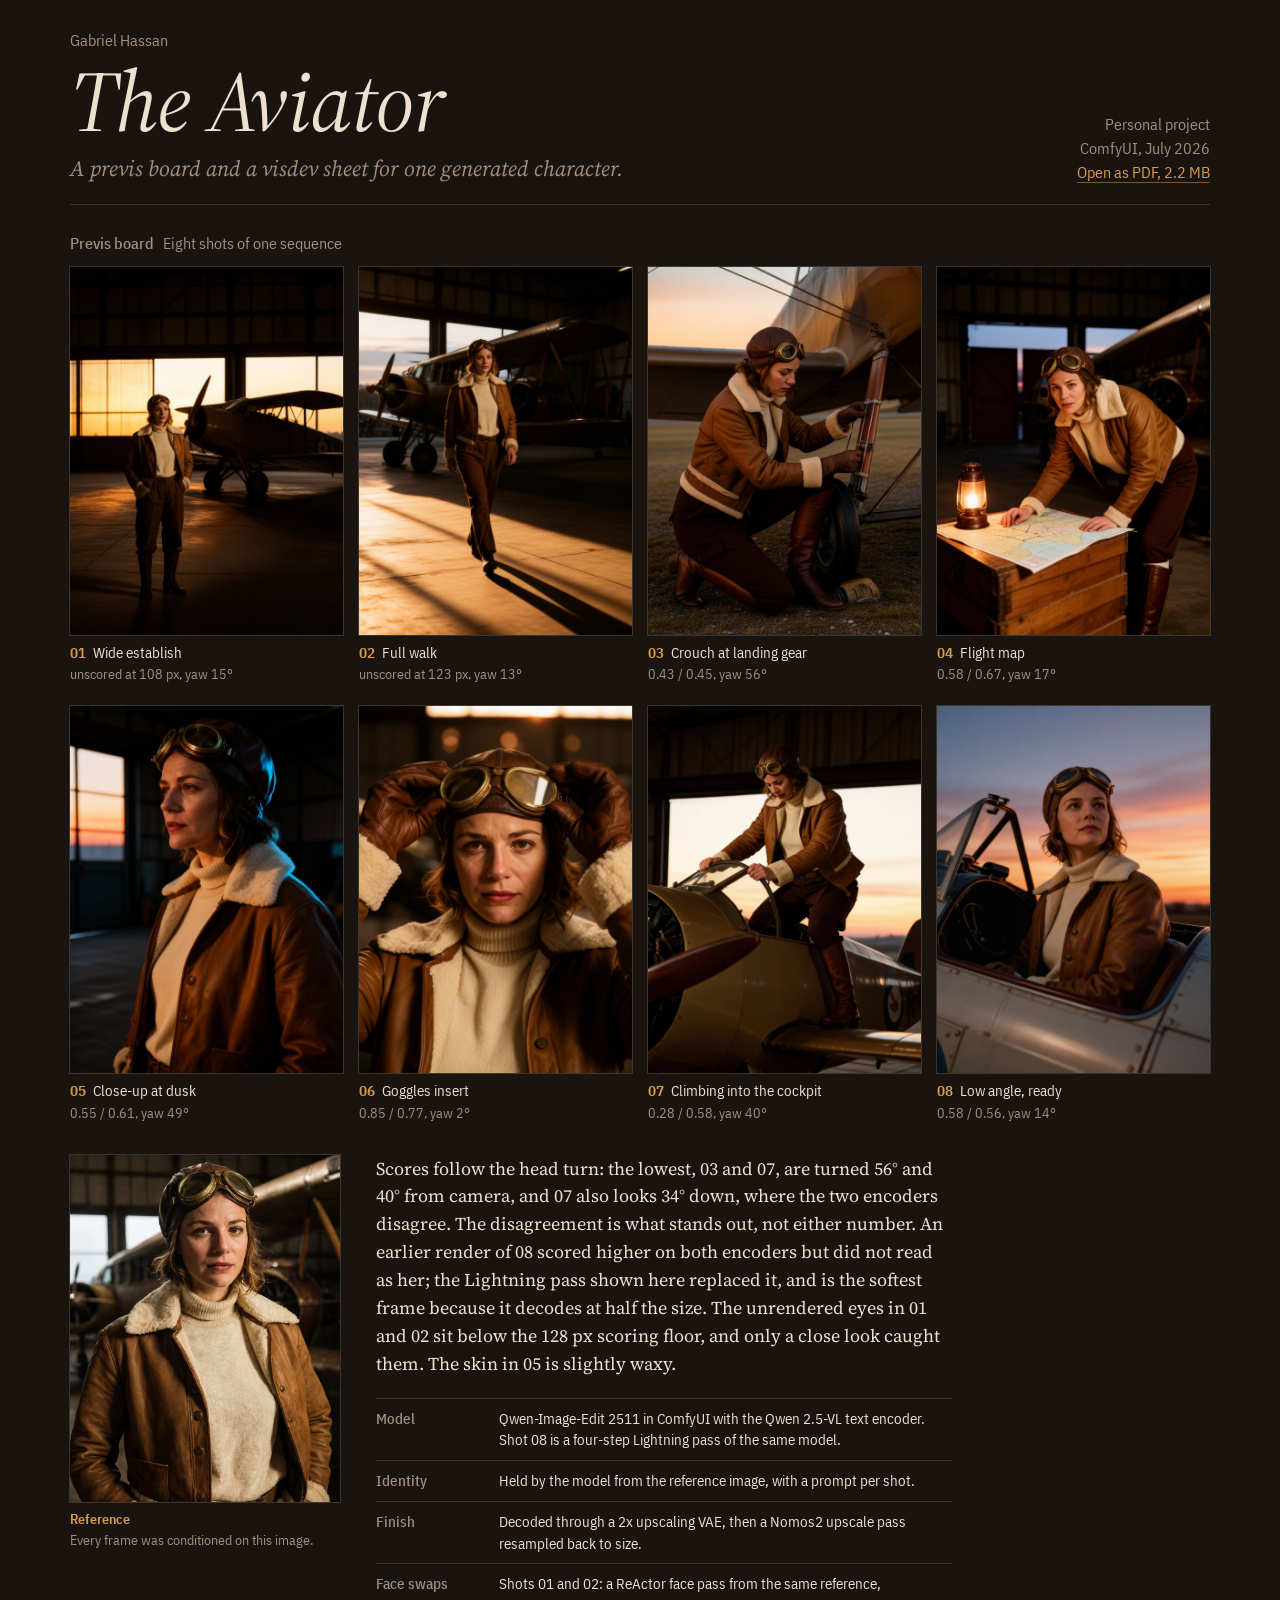
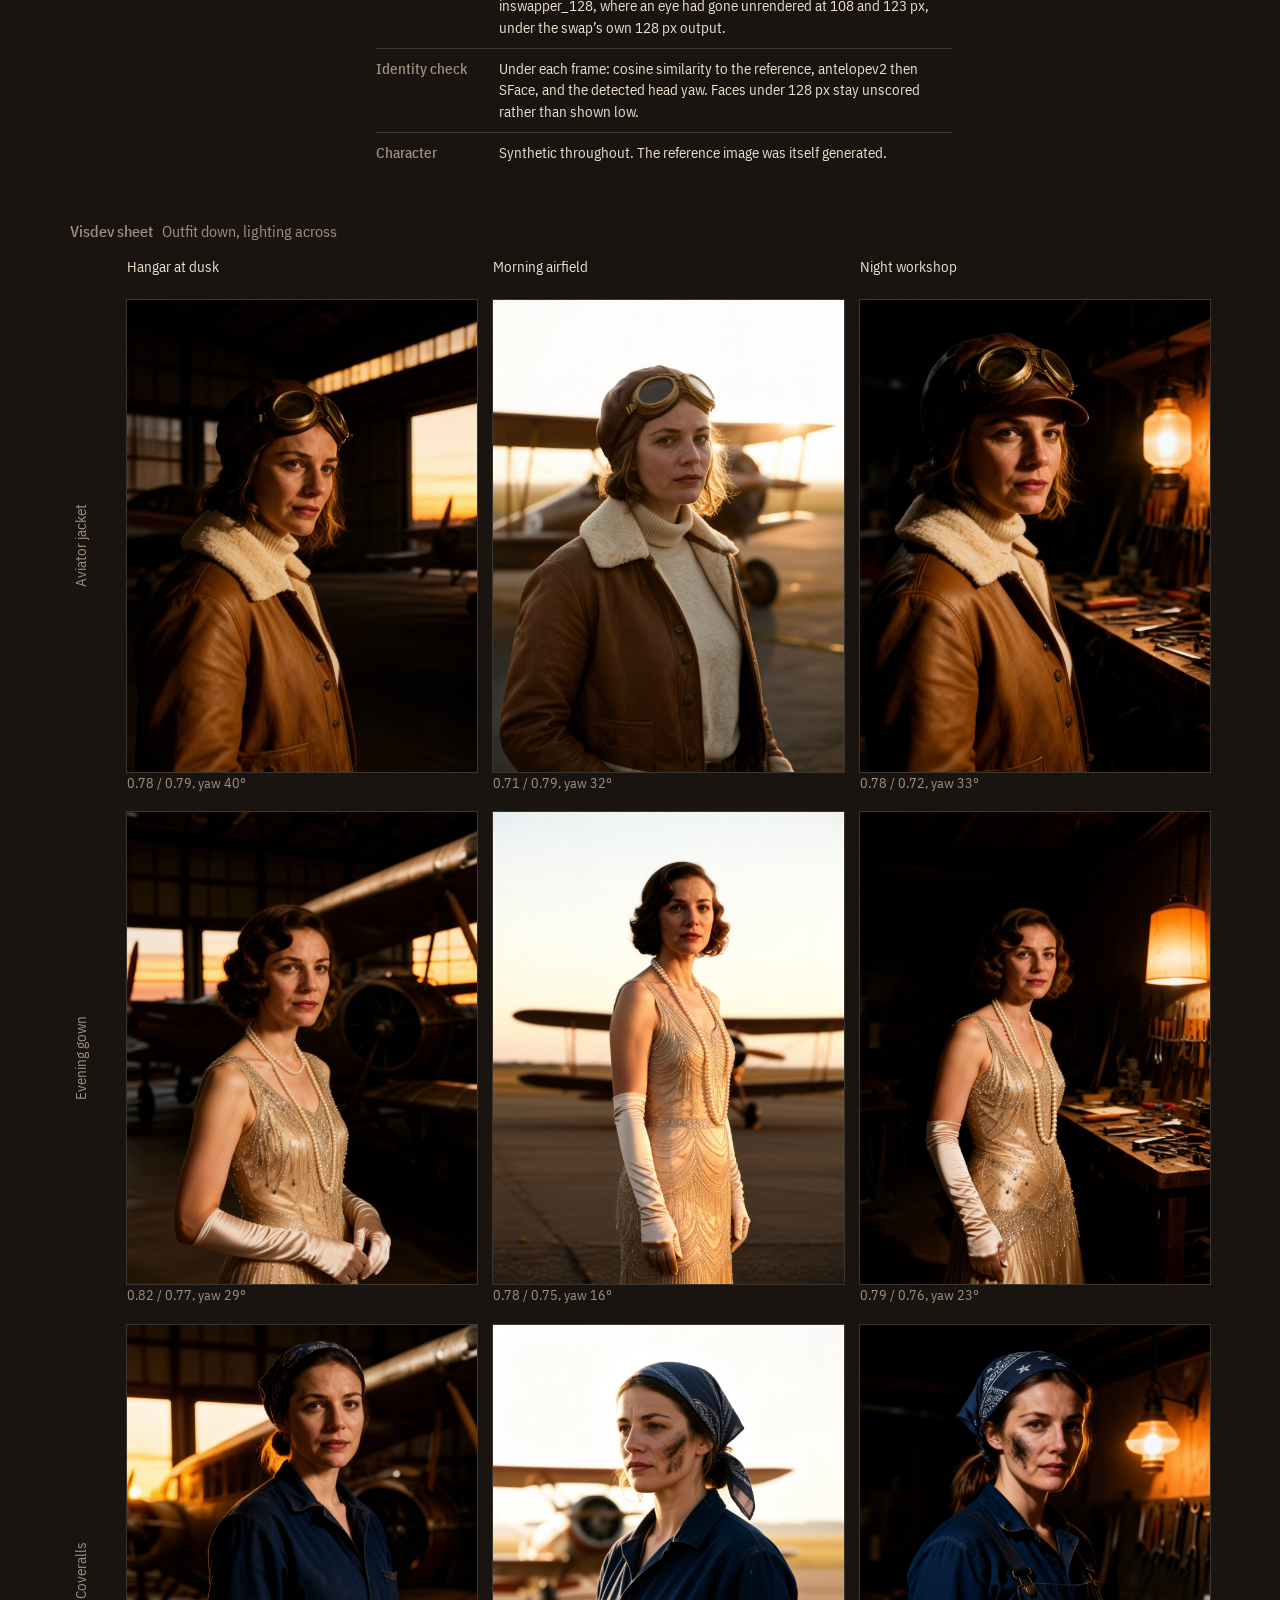
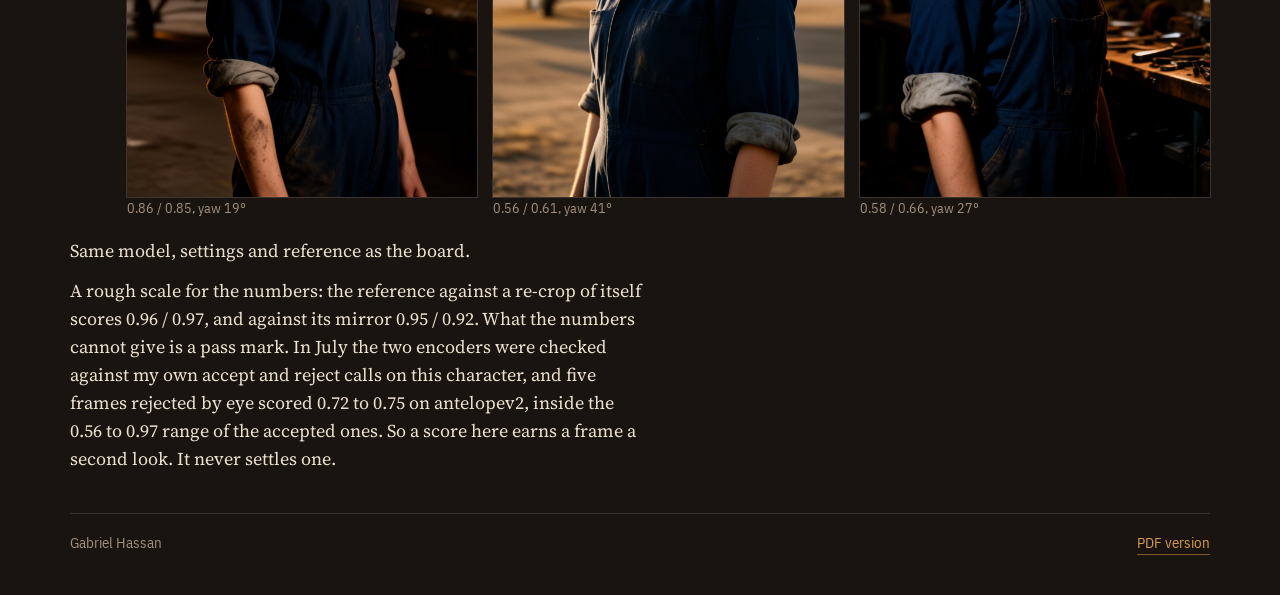
<file: index.html>
<!DOCTYPE html>
<html lang="en">
<head>
<meta charset="utf-8">
<meta name="viewport" content="width=device-width, initial-scale=1">
<title>The Aviator, Gabriel Hassan</title>
<meta name="description" content="A previs board and a visdev sheet for one generated character, with identity scores under every frame. Personal project in ComfyUI, July 2026.">
<meta name="robots" content="noindex">
<meta name="theme-color" content="#1a1411">
<link rel="stylesheet" href="fonts/fonts.css">
<style>
  :root {
    --ground: #1a1411; --wool: #ece1cf; --leather: #a08f7c; --lantern: #d79b4c; --hair: rgba(236, 225, 207, 0.16);
    --serif: "Source Serif 4", "Liberation Serif", Georgia, serif;
    --sans: "IBM Plex Sans Condensed", "Liberation Sans", Arial, sans-serif;
  }
  * { box-sizing: border-box; }
  html { background: var(--ground); }
  body { margin: 0; background: var(--ground); color: var(--wool); font-family: var(--serif); font-size: 17px; line-height: 1.5; font-optical-sizing: auto; -webkit-text-size-adjust: 100%; }
  img { max-width: 100%; height: auto; display: block; }
  a { color: var(--lantern); }
  a:focus-visible { outline: 2px solid var(--lantern); outline-offset: 3px; }
  p { margin: 0; }
  .wrap { max-width: 1180px; margin: 0 auto; padding-inline: 20px; padding-block: 28px 40px; }
  .sans { font-family: var(--sans); font-weight: 400; color: var(--leather); line-height: 1.4; }

  .mast { display: grid; grid-template-columns: 1fr auto; align-items: end; gap: 16px 32px; padding-bottom: 20px; margin-bottom: 28px; border-bottom: 1px solid var(--hair); }
  .mast .who { font-family: var(--sans); color: var(--leather); font-size: 16px; margin-bottom: 6px; }
  .mast h1 { font-family: var(--serif); font-style: italic; font-weight: 400; font-size: clamp(46px, 7.5vw, 86px); line-height: 1; letter-spacing: -0.012em; margin: 0 0 10px; color: var(--wool); }
  .mast .sub { font-style: italic; font-size: clamp(18px, 2vw, 22px); line-height: 1.35; color: var(--leather); max-width: 32em; }
  .mast .meta { font-family: var(--sans); color: var(--leather); font-size: 16px; text-align: right; }
  .mast .meta span { display: block; }
  .mast .meta a { text-decoration: none; border-bottom: 1px solid rgba(215, 155, 76, 0.5); }
  .mast .meta a:hover { border-bottom-color: var(--lantern); }

  h2 { font-family: var(--sans); font-weight: 500; font-size: 16px; color: var(--leather); margin: 0 0 14px; line-height: 1.3; }
  h2 span { font-weight: 400; }
  h2 span::before { content: "   "; white-space: pre; }

  .tiles { list-style: none; margin: 0 0 32px; padding: 0; display: grid; grid-template-columns: repeat(4, 1fr); gap: 22px 16px; }
  .tile a, .cell a { display: block; box-shadow: 0 0 0 1px var(--hair); }
  .tile a:hover, .cell a:hover { box-shadow: 0 0 0 1px var(--leather); }
  .lab { display: block; margin-top: 8px; font-family: var(--sans); font-size: 15px; color: var(--wool); line-height: 1.35; }
  .lab b { font-weight: 600; color: var(--lantern); margin-right: 7px; font-variant-numeric: tabular-nums; }
  .score { display: block; margin-top: 2px; font-family: var(--sans); font-size: 14px; color: var(--leather); font-variant-numeric: tabular-nums; line-height: 1.35; }

  .below { display: grid; grid-template-columns: minmax(200px, 270px) 1fr; gap: 24px 36px; align-items: start; margin-bottom: 48px; }
  .ref { margin: 0; }
  .ref a { display: block; box-shadow: 0 0 0 1px var(--hair); }
  .ref figcaption { margin-top: 8px; font-family: var(--sans); font-size: 14px; color: var(--leather); line-height: 1.4; }
  .ref figcaption b { display: block; font-weight: 600; color: var(--lantern); margin-bottom: 2px; }
  .caption { font-size: 18px; line-height: 1.55; color: var(--wool); max-width: 64ch; }
  .caption + .caption { margin-top: 12px; }
  table.spec { border-collapse: collapse; width: 100%; max-width: 64ch; margin-top: 20px; }
  table.spec th, table.spec td { font-family: var(--sans); font-size: 15px; line-height: 1.45; text-align: left; vertical-align: top; padding: 9px 0; border-top: 1px solid var(--hair); }
  table.spec th { font-weight: 500; color: var(--leather); width: 8.2em; padding-right: 14px; }
  table.spec td { color: var(--wool); }

  .sheet { display: grid; grid-template-columns: 2.4em repeat(3, 1fr); gap: 20px 16px; align-items: start; margin-bottom: 20px; }
  .sheet .colhead { font-family: var(--sans); font-size: 15px; color: var(--wool); padding-bottom: 2px; }
  .sheet .rowhead { font-family: var(--sans); font-size: 15px; color: var(--leather); writing-mode: vertical-rl; transform: rotate(180deg); height: 100%; text-align: center; align-self: stretch; }
  .sheet .light { display: none; }
  .sheet + .caption + .caption { margin-bottom: 40px; }

  footer { display: flex; justify-content: space-between; gap: 16px; flex-wrap: wrap; padding-top: 18px; border-top: 1px solid var(--hair); font-family: var(--sans); font-size: 15px; color: var(--leather); }
  footer a { text-decoration: none; border-bottom: 1px solid rgba(215, 155, 76, 0.5); }

  @media (max-width: 899px) {
    .tiles { grid-template-columns: repeat(2, 1fr); gap: 20px 14px; }
  }
  @media (max-width: 719px) {
    .wrap { padding-inline: 16px; padding-block: 20px 32px; }
    .mast { grid-template-columns: 1fr; gap: 10px; }
    .mast .meta { text-align: left; }
    .below { grid-template-columns: 1fr; }
    .ref { max-width: 270px; }
    .sheet { grid-template-columns: repeat(3, 1fr); gap: 16px 8px; }
    .sheet .colhead { display: none; }
    .sheet .rowhead { grid-column: 1 / -1; writing-mode: horizontal-tb; transform: none; height: auto; text-align: left; color: var(--wool); margin-top: 6px; }
    .sheet .light { display: block; margin-top: 6px; font-family: var(--sans); font-size: 13px; color: var(--wool); line-height: 1.3; }
    .sheet .score { font-size: 12.5px; }
    .lab { font-size: 14px; }
    .score { font-size: 13px; }
    .caption { font-size: 17px; }
    table.spec th { width: 6.6em; padding-right: 10px; }
    table.spec th, table.spec td { font-size: 14px; }
  }
</style>
</head>
<body>
<div class="wrap">
  <header class="mast">
    <div>
      <div class="who">Gabriel Hassan</div>
      <h1>The Aviator</h1>
      <p class="sub">A previs board and a visdev sheet for one generated character.</p>
    </div>
    <div class="meta"><span>Personal project</span><span>ComfyUI, July 2026</span><span><a href="Gabriel_Hassan_Aviator_Board.pdf">Open as PDF, 2.2 MB</a></span></div>
  </header>

  <section aria-labelledby="board-h">
    <h2 id="board-h">Previs board<span>Eight shots of one sequence</span></h2>
    <ol class="tiles">
      <li class="tile">
        <a href="frames/pfx-01.jpg"><img src="frames/pfx-01.jpg" width="1200" height="1615" loading="lazy" alt="Shot 01, wide establish"></a>
        <span class="lab"><b>01</b>Wide establish</span>
        <span class="score">unscored at 108 px, yaw 15°</span>
      </li>
      <li class="tile">
        <a href="frames/pfx-02.jpg"><img src="frames/pfx-02.jpg" width="1200" height="1615" loading="lazy" alt="Shot 02, full walk"></a>
        <span class="lab"><b>02</b>Full walk</span>
        <span class="score">unscored at 123 px, yaw 13°</span>
      </li>
      <li class="tile">
        <a href="frames/pfx-03.jpg"><img src="frames/pfx-03.jpg" width="1200" height="1615" loading="lazy" alt="Shot 03, crouch at landing gear"></a>
        <span class="lab"><b>03</b>Crouch at landing gear</span>
        <span class="score">0.43 / 0.45, yaw 56°</span>
      </li>
      <li class="tile">
        <a href="frames/pfx-04.jpg"><img src="frames/pfx-04.jpg" width="1200" height="1615" loading="lazy" alt="Shot 04, flight map"></a>
        <span class="lab"><b>04</b>Flight map</span>
        <span class="score">0.58 / 0.67, yaw 17°</span>
      </li>
      <li class="tile">
        <a href="frames/pfx-05.jpg"><img src="frames/pfx-05.jpg" width="1200" height="1615" loading="lazy" alt="Shot 05, close-up at dusk"></a>
        <span class="lab"><b>05</b>Close-up at dusk</span>
        <span class="score">0.55 / 0.61, yaw 49°</span>
      </li>
      <li class="tile">
        <a href="frames/pfx-06.jpg"><img src="frames/pfx-06.jpg" width="1200" height="1615" loading="lazy" alt="Shot 06, goggles insert"></a>
        <span class="lab"><b>06</b>Goggles insert</span>
        <span class="score">0.85 / 0.77, yaw 2°</span>
      </li>
      <li class="tile">
        <a href="frames/pfx-07.jpg"><img src="frames/pfx-07.jpg" width="1200" height="1615" loading="lazy" alt="Shot 07, climbing into the cockpit"></a>
        <span class="lab"><b>07</b>Climbing into the cockpit</span>
        <span class="score">0.28 / 0.58, yaw 40°</span>
      </li>
      <li class="tile">
        <a href="frames/pfx-08.jpg"><img src="frames/pfx-08.jpg" width="1200" height="1615" loading="lazy" alt="Shot 08, low angle, ready"></a>
        <span class="lab"><b>08</b>Low angle, ready</span>
        <span class="score">0.58 / 0.56, yaw 14°</span>
      </li>
    </ol>

    <div class="below">
      <figure class="ref">
        <a href="frames/reference.jpg"><img src="frames/reference.jpg" width="896" height="1152" alt="The reference image: the character in a shearling flight jacket and goggles, in a hangar"></a>
        <figcaption><b>Reference</b>Every frame was conditioned on this image.</figcaption>
      </figure>
      <div>
        <p class="caption">Scores follow the head turn: the lowest, 03 and 07, are turned 56° and 40° from camera, and 07 also looks 34° down, where the two encoders disagree. The disagreement is what stands out, not either number. An earlier render of 08 scored higher on both encoders but did not read as her; the Lightning pass shown here replaced it, and is the softest frame because it decodes at half the size. The unrendered eyes in 01 and 02 sit below the 128 px scoring floor, and only a close look caught them. The skin in 05 is slightly waxy.</p>
        <table class="spec">
          <tr><th>Model</th><td>Qwen-Image-Edit 2511 in ComfyUI with the Qwen 2.5-VL text encoder. Shot 08 is a four-step Lightning pass of the same model.</td></tr>
          <tr><th>Identity</th><td>Held by the model from the reference image, with a prompt per shot.</td></tr>
          <tr><th>Finish</th><td>Decoded through a 2x upscaling VAE, then a Nomos2 upscale pass resampled back to size.</td></tr>
          <tr><th>Face swaps</th><td>Shots 01 and 02: a ReActor face pass from the same reference, inswapper_128, where an eye had gone unrendered at 108 and 123 px, under the swap’s own 128 px output.</td></tr>
          <tr><th>Identity check</th><td>Under each frame: cosine similarity to the reference, antelopev2 then SFace, and the detected head yaw. Faces under 128 px stay unscored rather than shown low.</td></tr>
          <tr><th>Character</th><td>Synthetic throughout. The reference image was itself generated.</td></tr>
        </table>
      </div>
    </div>
  </section>

  <section aria-labelledby="sheet-h">
    <h2 id="sheet-h">Visdev sheet<span>Outfit down, lighting across</span></h2>
    <div class="sheet">
      <div></div>
      <div class="colhead">Hangar at dusk</div>
      <div class="colhead">Morning airfield</div>
      <div class="colhead">Night workshop</div>
      <div class="rowhead">Aviator jacket</div>
      <div class="cell">
        <a href="frames/pfx-o1-aviator_l1-hangardusk.jpg"><img src="frames/pfx-o1-aviator_l1-hangardusk.jpg" width="1200" height="1615" loading="lazy" alt="Aviator jacket, hangar at dusk"></a>
        <span class="light">Hangar at dusk</span>
        <span class="score">0.78 / 0.79, yaw 40°</span>
      </div>
      <div class="cell">
        <a href="frames/pfx-o1-aviator_l2-morningfield.jpg"><img src="frames/pfx-o1-aviator_l2-morningfield.jpg" width="1200" height="1615" loading="lazy" alt="Aviator jacket, morning airfield"></a>
        <span class="light">Morning airfield</span>
        <span class="score">0.71 / 0.79, yaw 32°</span>
      </div>
      <div class="cell">
        <a href="frames/pfx-o1-aviator_l3-nightshop.jpg"><img src="frames/pfx-o1-aviator_l3-nightshop.jpg" width="1200" height="1615" loading="lazy" alt="Aviator jacket, night workshop"></a>
        <span class="light">Night workshop</span>
        <span class="score">0.78 / 0.72, yaw 33°</span>
      </div>
      <div class="rowhead">Evening gown</div>
      <div class="cell">
        <a href="frames/pfx-o2-evening_l1-hangardusk.jpg"><img src="frames/pfx-o2-evening_l1-hangardusk.jpg" width="1200" height="1615" loading="lazy" alt="Evening gown, hangar at dusk"></a>
        <span class="light">Hangar at dusk</span>
        <span class="score">0.82 / 0.77, yaw 29°</span>
      </div>
      <div class="cell">
        <a href="frames/pfx-o2-evening_l2-morningfield.jpg"><img src="frames/pfx-o2-evening_l2-morningfield.jpg" width="1200" height="1615" loading="lazy" alt="Evening gown, morning airfield"></a>
        <span class="light">Morning airfield</span>
        <span class="score">0.78 / 0.75, yaw 16°</span>
      </div>
      <div class="cell">
        <a href="frames/pfx-o2-evening_l3-nightshop.jpg"><img src="frames/pfx-o2-evening_l3-nightshop.jpg" width="1200" height="1615" loading="lazy" alt="Evening gown, night workshop"></a>
        <span class="light">Night workshop</span>
        <span class="score">0.79 / 0.76, yaw 23°</span>
      </div>
      <div class="rowhead">Coveralls</div>
      <div class="cell">
        <a href="frames/pfx-o3-coveralls_l1-hangardusk.jpg"><img src="frames/pfx-o3-coveralls_l1-hangardusk.jpg" width="1200" height="1615" loading="lazy" alt="Coveralls, hangar at dusk"></a>
        <span class="light">Hangar at dusk</span>
        <span class="score">0.86 / 0.85, yaw 19°</span>
      </div>
      <div class="cell">
        <a href="frames/pfx-o3-coveralls_l2-morningfield.jpg"><img src="frames/pfx-o3-coveralls_l2-morningfield.jpg" width="1200" height="1615" loading="lazy" alt="Coveralls, morning airfield"></a>
        <span class="light">Morning airfield</span>
        <span class="score">0.56 / 0.61, yaw 41°</span>
      </div>
      <div class="cell">
        <a href="frames/pfx-o3-coveralls_l3-nightshop.jpg"><img src="frames/pfx-o3-coveralls_l3-nightshop.jpg" width="1200" height="1615" loading="lazy" alt="Coveralls, night workshop"></a>
        <span class="light">Night workshop</span>
        <span class="score">0.58 / 0.66, yaw 27°</span>
      </div>
    </div>
    <p class="caption">Same model, settings and reference as the board.</p>
    <p class="caption">A rough scale for the numbers: the reference against a re-crop of itself scores 0.96 / 0.97, and against its mirror 0.95 / 0.92. What the numbers cannot give is a pass mark. In July the two encoders were checked against my own accept and reject calls on this character, and five frames rejected by eye scored 0.72 to 0.75 on antelopev2, inside the 0.56 to 0.97 range of the accepted ones. So a score here earns a frame a second look. It never settles one.</p>
  </section>

  <footer><span>Gabriel Hassan</span><a href="Gabriel_Hassan_Aviator_Board.pdf">PDF version</a></footer>
</div>
<!-- Cloudflare Web Analytics --><script type='module' src='https://static.cloudflareinsights.com/beacon.min.js' data-cf-beacon='{"token": "2535a28963d74d9e8c27773db60c8757"}'></script><!-- End Cloudflare Web Analytics -->
</body>
</html>
</file>
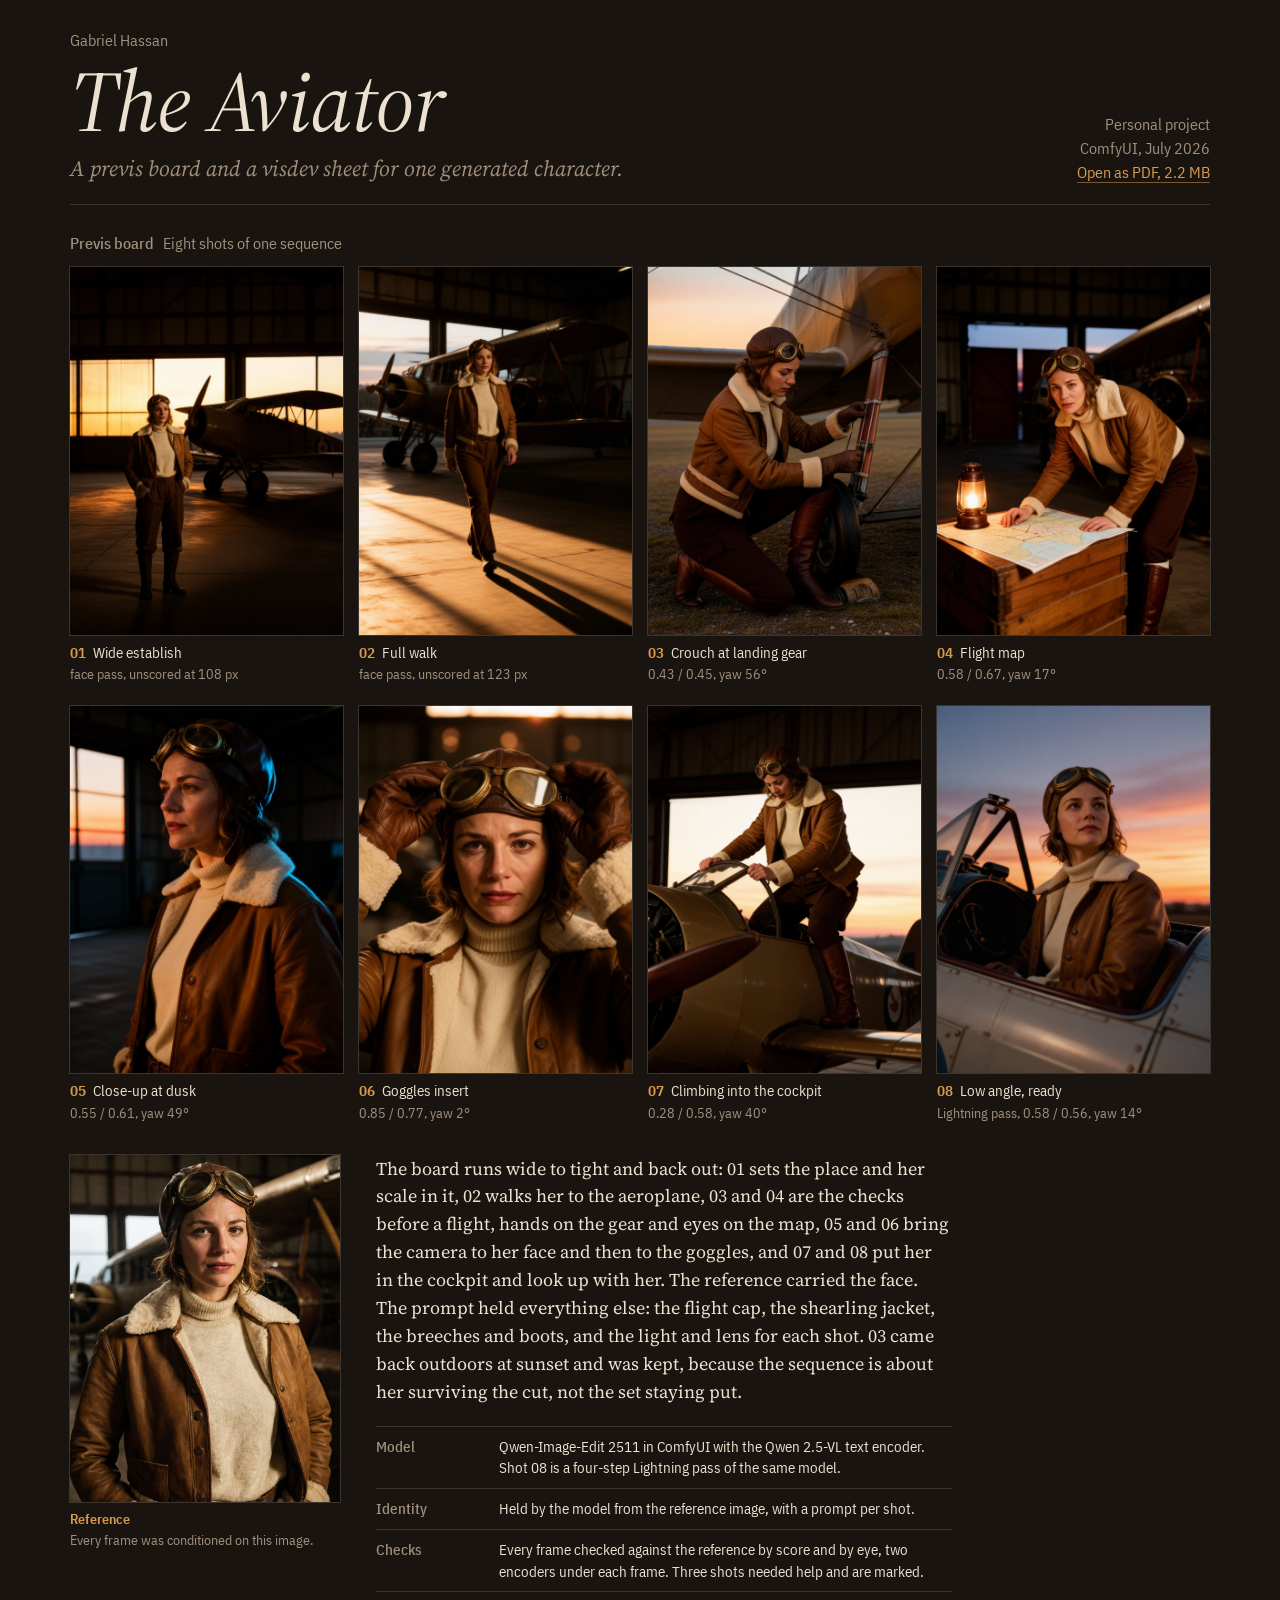
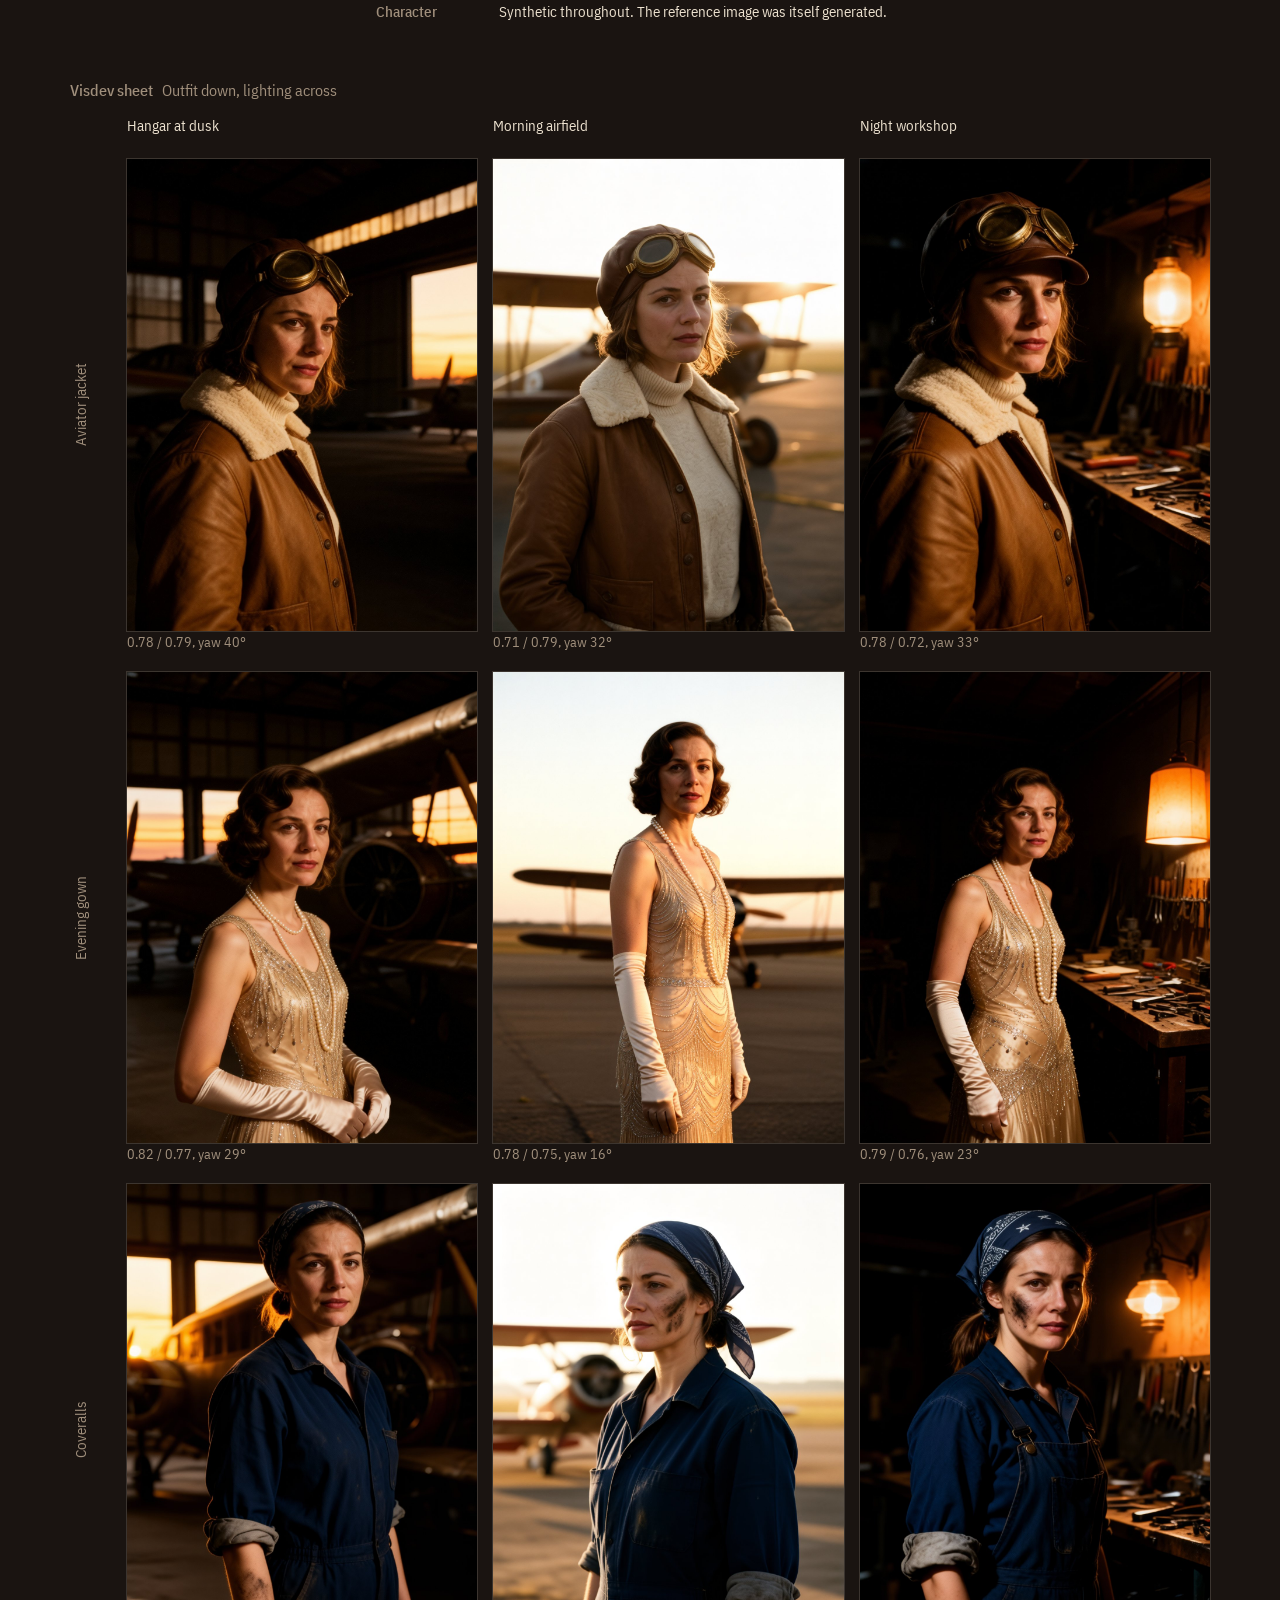
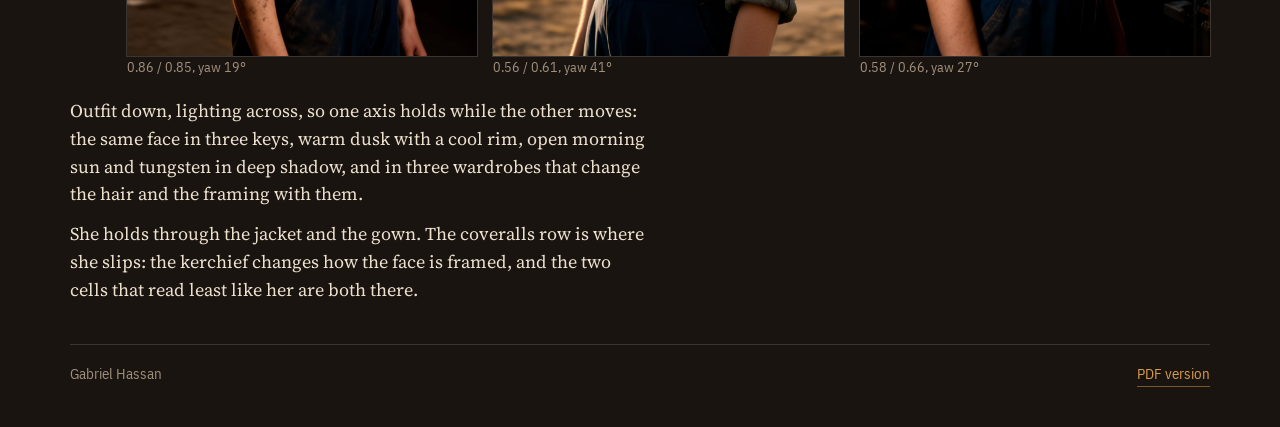
<file: visdev/index.html>
<!DOCTYPE html>
<html lang="en">
<head>
<meta charset="utf-8">
<meta name="viewport" content="width=device-width, initial-scale=1">
<title>The Aviator, Gabriel Hassan</title>
<meta name="description" content="A previs board and a visdev sheet for one generated character, with the intent behind the shots and the sheet. Personal project in ComfyUI, July 2026.">
<meta name="robots" content="noindex">
<meta name="theme-color" content="#1a1411">
<link rel="stylesheet" href="../fonts/fonts.css">
<style>
  :root {
    --ground: #1a1411; --wool: #ece1cf; --leather: #a08f7c; --lantern: #d79b4c; --hair: rgba(236, 225, 207, 0.16);
    --serif: "Source Serif 4", "Liberation Serif", Georgia, serif;
    --sans: "IBM Plex Sans Condensed", "Liberation Sans", Arial, sans-serif;
  }
  * { box-sizing: border-box; }
  html { background: var(--ground); }
  body { margin: 0; background: var(--ground); color: var(--wool); font-family: var(--serif); font-size: 17px; line-height: 1.5; font-optical-sizing: auto; -webkit-text-size-adjust: 100%; }
  img { max-width: 100%; height: auto; display: block; }
  a { color: var(--lantern); }
  a:focus-visible { outline: 2px solid var(--lantern); outline-offset: 3px; }
  p { margin: 0; }
  .wrap { max-width: 1180px; margin: 0 auto; padding-inline: 20px; padding-block: 28px 40px; }
  .sans { font-family: var(--sans); font-weight: 400; color: var(--leather); line-height: 1.4; }

  .mast { display: grid; grid-template-columns: 1fr auto; align-items: end; gap: 16px 32px; padding-bottom: 20px; margin-bottom: 28px; border-bottom: 1px solid var(--hair); }
  .mast .who { font-family: var(--sans); color: var(--leather); font-size: 16px; margin-bottom: 6px; }
  .mast h1 { font-family: var(--serif); font-style: italic; font-weight: 400; font-size: clamp(46px, 7.5vw, 86px); line-height: 1; letter-spacing: -0.012em; margin: 0 0 10px; color: var(--wool); }
  .mast .sub { font-style: italic; font-size: clamp(18px, 2vw, 22px); line-height: 1.35; color: var(--leather); max-width: 32em; }
  .mast .meta { font-family: var(--sans); color: var(--leather); font-size: 16px; text-align: right; }
  .mast .meta span { display: block; }
  .mast .meta a { text-decoration: none; border-bottom: 1px solid rgba(215, 155, 76, 0.5); }
  .mast .meta a:hover { border-bottom-color: var(--lantern); }

  h2 { font-family: var(--sans); font-weight: 500; font-size: 16px; color: var(--leather); margin: 0 0 14px; line-height: 1.3; }
  h2 span { font-weight: 400; }
  h2 span::before { content: "   "; white-space: pre; }

  .tiles { list-style: none; margin: 0 0 32px; padding: 0; display: grid; grid-template-columns: repeat(4, 1fr); gap: 22px 16px; }
  .tile a, .cell a { display: block; box-shadow: 0 0 0 1px var(--hair); }
  .tile a:hover, .cell a:hover { box-shadow: 0 0 0 1px var(--leather); }
  .lab { display: block; margin-top: 8px; font-family: var(--sans); font-size: 15px; color: var(--wool); line-height: 1.35; }
  .lab b { font-weight: 600; color: var(--lantern); margin-right: 7px; font-variant-numeric: tabular-nums; }
  .score { display: block; margin-top: 2px; font-family: var(--sans); font-size: 14px; color: var(--leather); font-variant-numeric: tabular-nums; line-height: 1.35; }

  .below { display: grid; grid-template-columns: minmax(200px, 270px) 1fr; gap: 24px 36px; align-items: start; margin-bottom: 48px; }
  .ref { margin: 0; }
  .ref a { display: block; box-shadow: 0 0 0 1px var(--hair); }
  .ref figcaption { margin-top: 8px; font-family: var(--sans); font-size: 14px; color: var(--leather); line-height: 1.4; }
  .ref figcaption b { display: block; font-weight: 600; color: var(--lantern); margin-bottom: 2px; }
  .caption { font-size: 18px; line-height: 1.55; color: var(--wool); max-width: 64ch; }
  .caption + .caption { margin-top: 12px; }
  table.spec { border-collapse: collapse; width: 100%; max-width: 64ch; margin-top: 20px; }
  table.spec th, table.spec td { font-family: var(--sans); font-size: 15px; line-height: 1.45; text-align: left; vertical-align: top; padding: 9px 0; border-top: 1px solid var(--hair); }
  table.spec th { font-weight: 500; color: var(--leather); width: 8.2em; padding-right: 14px; }
  table.spec td { color: var(--wool); }

  .sheet { display: grid; grid-template-columns: 2.4em repeat(3, 1fr); gap: 20px 16px; align-items: start; margin-bottom: 20px; }
  .sheet .colhead { font-family: var(--sans); font-size: 15px; color: var(--wool); padding-bottom: 2px; }
  .sheet .rowhead { font-family: var(--sans); font-size: 15px; color: var(--leather); writing-mode: vertical-rl; transform: rotate(180deg); height: 100%; text-align: center; align-self: stretch; }
  .sheet .light { display: none; }
  .sheet + .caption + .caption { margin-bottom: 40px; }

  footer { display: flex; justify-content: space-between; gap: 16px; flex-wrap: wrap; padding-top: 18px; border-top: 1px solid var(--hair); font-family: var(--sans); font-size: 15px; color: var(--leather); }
  footer a { text-decoration: none; border-bottom: 1px solid rgba(215, 155, 76, 0.5); }

  @media (max-width: 899px) {
    .tiles { grid-template-columns: repeat(2, 1fr); gap: 20px 14px; }
  }
  @media (max-width: 719px) {
    .wrap { padding-inline: 16px; padding-block: 20px 32px; }
    .mast { grid-template-columns: 1fr; gap: 10px; }
    .mast .meta { text-align: left; }
    .below { grid-template-columns: 1fr; }
    .ref { max-width: 270px; }
    .sheet { grid-template-columns: repeat(3, 1fr); gap: 16px 8px; }
    .sheet .colhead { display: none; }
    .sheet .rowhead { grid-column: 1 / -1; writing-mode: horizontal-tb; transform: none; height: auto; text-align: left; color: var(--wool); margin-top: 6px; }
    .sheet .light { display: block; margin-top: 6px; font-family: var(--sans); font-size: 13px; color: var(--wool); line-height: 1.3; }
    .sheet .score { font-size: 12.5px; }
    .lab { font-size: 14px; }
    .score { font-size: 13px; }
    .caption { font-size: 17px; }
    table.spec th { width: 6.6em; padding-right: 10px; }
    table.spec th, table.spec td { font-size: 14px; }
  }
</style>
</head>
<body>
<div class="wrap">
  <header class="mast">
    <div>
      <div class="who">Gabriel Hassan</div>
      <h1>The Aviator</h1>
      <p class="sub">A previs board and a visdev sheet for one generated character.</p>
    </div>
    <div class="meta"><span>Personal project</span><span>ComfyUI, July 2026</span><span><a href="Gabriel_Hassan_Aviator_Board.pdf">Open as PDF, 2.2 MB</a></span></div>
  </header>

  <section aria-labelledby="board-h">
    <h2 id="board-h">Previs board<span>Eight shots of one sequence</span></h2>
    <ol class="tiles">
      <li class="tile">
        <a href="../frames/pfx-01.jpg"><img src="../frames/pfx-01.jpg" width="1200" height="1615" loading="lazy" alt="Shot 01, wide establish"></a>
        <span class="lab"><b>01</b>Wide establish</span>
        <span class="score">face pass, unscored at 108 px</span>
      </li>
      <li class="tile">
        <a href="../frames/pfx-02.jpg"><img src="../frames/pfx-02.jpg" width="1200" height="1615" loading="lazy" alt="Shot 02, full walk"></a>
        <span class="lab"><b>02</b>Full walk</span>
        <span class="score">face pass, unscored at 123 px</span>
      </li>
      <li class="tile">
        <a href="../frames/pfx-03.jpg"><img src="../frames/pfx-03.jpg" width="1200" height="1615" loading="lazy" alt="Shot 03, crouch at landing gear"></a>
        <span class="lab"><b>03</b>Crouch at landing gear</span>
        <span class="score">0.43 / 0.45, yaw 56°</span>
      </li>
      <li class="tile">
        <a href="../frames/pfx-04.jpg"><img src="../frames/pfx-04.jpg" width="1200" height="1615" loading="lazy" alt="Shot 04, flight map"></a>
        <span class="lab"><b>04</b>Flight map</span>
        <span class="score">0.58 / 0.67, yaw 17°</span>
      </li>
      <li class="tile">
        <a href="../frames/pfx-05.jpg"><img src="../frames/pfx-05.jpg" width="1200" height="1615" loading="lazy" alt="Shot 05, close-up at dusk"></a>
        <span class="lab"><b>05</b>Close-up at dusk</span>
        <span class="score">0.55 / 0.61, yaw 49°</span>
      </li>
      <li class="tile">
        <a href="../frames/pfx-06.jpg"><img src="../frames/pfx-06.jpg" width="1200" height="1615" loading="lazy" alt="Shot 06, goggles insert"></a>
        <span class="lab"><b>06</b>Goggles insert</span>
        <span class="score">0.85 / 0.77, yaw 2°</span>
      </li>
      <li class="tile">
        <a href="../frames/pfx-07.jpg"><img src="../frames/pfx-07.jpg" width="1200" height="1615" loading="lazy" alt="Shot 07, climbing into the cockpit"></a>
        <span class="lab"><b>07</b>Climbing into the cockpit</span>
        <span class="score">0.28 / 0.58, yaw 40°</span>
      </li>
      <li class="tile">
        <a href="../frames/pfx-08.jpg"><img src="../frames/pfx-08.jpg" width="1200" height="1615" loading="lazy" alt="Shot 08, low angle, ready"></a>
        <span class="lab"><b>08</b>Low angle, ready</span>
        <span class="score">Lightning pass, 0.58 / 0.56, yaw 14°</span>
      </li>
    </ol>

    <div class="below">
      <figure class="ref">
        <a href="../frames/reference.jpg"><img src="../frames/reference.jpg" width="896" height="1152" alt="The reference image: the character in a shearling flight jacket and goggles, in a hangar"></a>
        <figcaption><b>Reference</b>Every frame was conditioned on this image.</figcaption>
      </figure>
      <div>
        <p class="caption">The board runs wide to tight and back out: 01 sets the place and her scale in it, 02 walks her to the aeroplane, 03 and 04 are the checks before a flight, hands on the gear and eyes on the map, 05 and 06 bring the camera to her face and then to the goggles, and 07 and 08 put her in the cockpit and look up with her. The reference carried the face. The prompt held everything else: the flight cap, the shearling jacket, the breeches and boots, and the light and lens for each shot. 03 came back outdoors at sunset and was kept, because the sequence is about her surviving the cut, not the set staying put.</p>
        <table class="spec">
          <tr><th>Model</th><td>Qwen-Image-Edit 2511 in ComfyUI with the Qwen 2.5-VL text encoder. Shot 08 is a four-step Lightning pass of the same model.</td></tr>
          <tr><th>Identity</th><td>Held by the model from the reference image, with a prompt per shot.</td></tr>
          <tr><th>Checks</th><td>Every frame checked against the reference by score and by eye, two encoders under each frame. Three shots needed help and are marked.</td></tr>
        <tr><th>Character</th><td>Synthetic throughout. The reference image was itself generated.</td></tr>
        </table>
      </div>
    </div>
  </section>

  <section aria-labelledby="sheet-h">
    <h2 id="sheet-h">Visdev sheet<span>Outfit down, lighting across</span></h2>
    <div class="sheet">
      <div></div>
      <div class="colhead">Hangar at dusk</div>
      <div class="colhead">Morning airfield</div>
      <div class="colhead">Night workshop</div>
      <div class="rowhead">Aviator jacket</div>
      <div class="cell">
        <a href="../frames/pfx-o1-aviator_l1-hangardusk.jpg"><img src="../frames/pfx-o1-aviator_l1-hangardusk.jpg" width="1200" height="1615" loading="lazy" alt="Aviator jacket, hangar at dusk"></a>
        <span class="light">Hangar at dusk</span>
        <span class="score">0.78 / 0.79, yaw 40°</span>
      </div>
      <div class="cell">
        <a href="../frames/pfx-o1-aviator_l2-morningfield.jpg"><img src="../frames/pfx-o1-aviator_l2-morningfield.jpg" width="1200" height="1615" loading="lazy" alt="Aviator jacket, morning airfield"></a>
        <span class="light">Morning airfield</span>
        <span class="score">0.71 / 0.79, yaw 32°</span>
      </div>
      <div class="cell">
        <a href="../frames/pfx-o1-aviator_l3-nightshop.jpg"><img src="../frames/pfx-o1-aviator_l3-nightshop.jpg" width="1200" height="1615" loading="lazy" alt="Aviator jacket, night workshop"></a>
        <span class="light">Night workshop</span>
        <span class="score">0.78 / 0.72, yaw 33°</span>
      </div>
      <div class="rowhead">Evening gown</div>
      <div class="cell">
        <a href="../frames/pfx-o2-evening_l1-hangardusk.jpg"><img src="../frames/pfx-o2-evening_l1-hangardusk.jpg" width="1200" height="1615" loading="lazy" alt="Evening gown, hangar at dusk"></a>
        <span class="light">Hangar at dusk</span>
        <span class="score">0.82 / 0.77, yaw 29°</span>
      </div>
      <div class="cell">
        <a href="../frames/pfx-o2-evening_l2-morningfield.jpg"><img src="../frames/pfx-o2-evening_l2-morningfield.jpg" width="1200" height="1615" loading="lazy" alt="Evening gown, morning airfield"></a>
        <span class="light">Morning airfield</span>
        <span class="score">0.78 / 0.75, yaw 16°</span>
      </div>
      <div class="cell">
        <a href="../frames/pfx-o2-evening_l3-nightshop.jpg"><img src="../frames/pfx-o2-evening_l3-nightshop.jpg" width="1200" height="1615" loading="lazy" alt="Evening gown, night workshop"></a>
        <span class="light">Night workshop</span>
        <span class="score">0.79 / 0.76, yaw 23°</span>
      </div>
      <div class="rowhead">Coveralls</div>
      <div class="cell">
        <a href="../frames/pfx-o3-coveralls_l1-hangardusk.jpg"><img src="../frames/pfx-o3-coveralls_l1-hangardusk.jpg" width="1200" height="1615" loading="lazy" alt="Coveralls, hangar at dusk"></a>
        <span class="light">Hangar at dusk</span>
        <span class="score">0.86 / 0.85, yaw 19°</span>
      </div>
      <div class="cell">
        <a href="../frames/pfx-o3-coveralls_l2-morningfield.jpg"><img src="../frames/pfx-o3-coveralls_l2-morningfield.jpg" width="1200" height="1615" loading="lazy" alt="Coveralls, morning airfield"></a>
        <span class="light">Morning airfield</span>
        <span class="score">0.56 / 0.61, yaw 41°</span>
      </div>
      <div class="cell">
        <a href="../frames/pfx-o3-coveralls_l3-nightshop.jpg"><img src="../frames/pfx-o3-coveralls_l3-nightshop.jpg" width="1200" height="1615" loading="lazy" alt="Coveralls, night workshop"></a>
        <span class="light">Night workshop</span>
        <span class="score">0.58 / 0.66, yaw 27°</span>
      </div>
    </div>
    <p class="caption">Outfit down, lighting across, so one axis holds while the other moves: the same face in three keys, warm dusk with a cool rim, open morning sun and tungsten in deep shadow, and in three wardrobes that change the hair and the framing with them.</p>
    <p class="caption">She holds through the jacket and the gown. The coveralls row is where she slips: the kerchief changes how the face is framed, and the two cells that read least like her are both there.</p>
  </section>

  <footer><span>Gabriel Hassan</span><a href="Gabriel_Hassan_Aviator_Board.pdf">PDF version</a></footer>
</div>
<!-- Cloudflare Web Analytics --><script type='module' src='https://static.cloudflareinsights.com/beacon.min.js' data-cf-beacon='{"token": "2535a28963d74d9e8c27773db60c8757"}'></script><!-- End Cloudflare Web Analytics -->
</body>
</html>
</file>
<file: fonts/fonts.css>
/* cyrillic-ext */
@font-face {
  font-family: 'IBM Plex Sans Condensed';
  font-style: normal;
  font-weight: 400;
  font-display: swap;
  src: url(./Gg8lN4UfRSqiPg7Jn2ZI12V4DCEwkj1E4LVeHYakyK7ThA.woff2) format('woff2');
  unicode-range: U+0460-052F, U+1C80-1C8A, U+20B4, U+2DE0-2DFF, U+A640-A69F, U+FE2E-FE2F;
}
/* vietnamese */
@font-face {
  font-family: 'IBM Plex Sans Condensed';
  font-style: normal;
  font-weight: 400;
  font-display: swap;
  src: url(./Gg8lN4UfRSqiPg7Jn2ZI12V4DCEwkj1E4LVeHYamyK7ThA.woff2) format('woff2');
  unicode-range: U+0102-0103, U+0110-0111, U+0128-0129, U+0168-0169, U+01A0-01A1, U+01AF-01B0, U+0300-0301, U+0303-0304, U+0308-0309, U+0323, U+0329, U+1EA0-1EF9, U+20AB;
}
/* latin-ext */
@font-face {
  font-family: 'IBM Plex Sans Condensed';
  font-style: normal;
  font-weight: 400;
  font-display: swap;
  src: url(./Gg8lN4UfRSqiPg7Jn2ZI12V4DCEwkj1E4LVeHYanyK7ThA.woff2) format('woff2');
  unicode-range: U+0100-02BA, U+02BD-02C5, U+02C7-02CC, U+02CE-02D7, U+02DD-02FF, U+0304, U+0308, U+0329, U+1D00-1DBF, U+1E00-1E9F, U+1EF2-1EFF, U+2020, U+20A0-20AB, U+20AD-20C0, U+2113, U+2C60-2C7F, U+A720-A7FF;
}
/* latin */
@font-face {
  font-family: 'IBM Plex Sans Condensed';
  font-style: normal;
  font-weight: 400;
  font-display: swap;
  src: url(./Gg8lN4UfRSqiPg7Jn2ZI12V4DCEwkj1E4LVeHYapyK4.woff2) format('woff2');
  unicode-range: U+0000-00FF, U+0131, U+0152-0153, U+02BB-02BC, U+02C6, U+02DA, U+02DC, U+0304, U+0308, U+0329, U+2000-206F, U+20AC, U+2122, U+2191, U+2193, U+2212, U+2215, U+FEFF, U+FFFD;
}
/* cyrillic-ext */
@font-face {
  font-family: 'IBM Plex Sans Condensed';
  font-style: normal;
  font-weight: 500;
  font-display: swap;
  src: url(./Gg8gN4UfRSqiPg7Jn2ZI12V4DCEwkj1E4LVeHY5a67vhpYY1Fw.woff2) format('woff2');
  unicode-range: U+0460-052F, U+1C80-1C8A, U+20B4, U+2DE0-2DFF, U+A640-A69F, U+FE2E-FE2F;
}
/* vietnamese */
@font-face {
  font-family: 'IBM Plex Sans Condensed';
  font-style: normal;
  font-weight: 500;
  font-display: swap;
  src: url(./Gg8gN4UfRSqiPg7Jn2ZI12V4DCEwkj1E4LVeHY5a67vjpYY1Fw.woff2) format('woff2');
  unicode-range: U+0102-0103, U+0110-0111, U+0128-0129, U+0168-0169, U+01A0-01A1, U+01AF-01B0, U+0300-0301, U+0303-0304, U+0308-0309, U+0323, U+0329, U+1EA0-1EF9, U+20AB;
}
/* latin-ext */
@font-face {
  font-family: 'IBM Plex Sans Condensed';
  font-style: normal;
  font-weight: 500;
  font-display: swap;
  src: url(./Gg8gN4UfRSqiPg7Jn2ZI12V4DCEwkj1E4LVeHY5a67vipYY1Fw.woff2) format('woff2');
  unicode-range: U+0100-02BA, U+02BD-02C5, U+02C7-02CC, U+02CE-02D7, U+02DD-02FF, U+0304, U+0308, U+0329, U+1D00-1DBF, U+1E00-1E9F, U+1EF2-1EFF, U+2020, U+20A0-20AB, U+20AD-20C0, U+2113, U+2C60-2C7F, U+A720-A7FF;
}
/* latin */
@font-face {
  font-family: 'IBM Plex Sans Condensed';
  font-style: normal;
  font-weight: 500;
  font-display: swap;
  src: url(./Gg8gN4UfRSqiPg7Jn2ZI12V4DCEwkj1E4LVeHY5a67vspYY.woff2) format('woff2');
  unicode-range: U+0000-00FF, U+0131, U+0152-0153, U+02BB-02BC, U+02C6, U+02DA, U+02DC, U+0304, U+0308, U+0329, U+2000-206F, U+20AC, U+2122, U+2191, U+2193, U+2212, U+2215, U+FEFF, U+FFFD;
}
/* cyrillic-ext */
@font-face {
  font-family: 'IBM Plex Sans Condensed';
  font-style: normal;
  font-weight: 600;
  font-display: swap;
  src: url(./Gg8gN4UfRSqiPg7Jn2ZI12V4DCEwkj1E4LVeHY527LvhpYY1Fw.woff2) format('woff2');
  unicode-range: U+0460-052F, U+1C80-1C8A, U+20B4, U+2DE0-2DFF, U+A640-A69F, U+FE2E-FE2F;
}
/* vietnamese */
@font-face {
  font-family: 'IBM Plex Sans Condensed';
  font-style: normal;
  font-weight: 600;
  font-display: swap;
  src: url(./Gg8gN4UfRSqiPg7Jn2ZI12V4DCEwkj1E4LVeHY527LvjpYY1Fw.woff2) format('woff2');
  unicode-range: U+0102-0103, U+0110-0111, U+0128-0129, U+0168-0169, U+01A0-01A1, U+01AF-01B0, U+0300-0301, U+0303-0304, U+0308-0309, U+0323, U+0329, U+1EA0-1EF9, U+20AB;
}
/* latin-ext */
@font-face {
  font-family: 'IBM Plex Sans Condensed';
  font-style: normal;
  font-weight: 600;
  font-display: swap;
  src: url(./Gg8gN4UfRSqiPg7Jn2ZI12V4DCEwkj1E4LVeHY527LvipYY1Fw.woff2) format('woff2');
  unicode-range: U+0100-02BA, U+02BD-02C5, U+02C7-02CC, U+02CE-02D7, U+02DD-02FF, U+0304, U+0308, U+0329, U+1D00-1DBF, U+1E00-1E9F, U+1EF2-1EFF, U+2020, U+20A0-20AB, U+20AD-20C0, U+2113, U+2C60-2C7F, U+A720-A7FF;
}
/* latin */
@font-face {
  font-family: 'IBM Plex Sans Condensed';
  font-style: normal;
  font-weight: 600;
  font-display: swap;
  src: url(./Gg8gN4UfRSqiPg7Jn2ZI12V4DCEwkj1E4LVeHY527LvspYY.woff2) format('woff2');
  unicode-range: U+0000-00FF, U+0131, U+0152-0153, U+02BB-02BC, U+02C6, U+02DA, U+02DC, U+0304, U+0308, U+0329, U+2000-206F, U+20AC, U+2122, U+2191, U+2193, U+2212, U+2215, U+FEFF, U+FFFD;
}
/* cyrillic-ext */
@font-face {
  font-family: 'Source Serif 4';
  font-style: italic;
  font-weight: 400;
  font-display: swap;
  src: url(./vEFH2_tTDB4M7-auWDN0ahZJW1ge6NmXq2ZbF8zBfb98SUr3aX2AzA.woff2) format('woff2');
  unicode-range: U+0460-052F, U+1C80-1C8A, U+20B4, U+2DE0-2DFF, U+A640-A69F, U+FE2E-FE2F;
}
/* cyrillic */
@font-face {
  font-family: 'Source Serif 4';
  font-style: italic;
  font-weight: 400;
  font-display: swap;
  src: url(./vEFH2_tTDB4M7-auWDN0ahZJW1ge6NmXq2ZbF8zBfb98SUr-aX2AzA.woff2) format('woff2');
  unicode-range: U+0301, U+0400-045F, U+0490-0491, U+04B0-04B1, U+2116;
}
/* greek */
@font-face {
  font-family: 'Source Serif 4';
  font-style: italic;
  font-weight: 400;
  font-display: swap;
  src: url(./vEFH2_tTDB4M7-auWDN0ahZJW1ge6NmXq2ZbF8zBfb98SUr5aX2AzA.woff2) format('woff2');
  unicode-range: U+0370-0377, U+037A-037F, U+0384-038A, U+038C, U+038E-03A1, U+03A3-03FF;
}
/* vietnamese */
@font-face {
  font-family: 'Source Serif 4';
  font-style: italic;
  font-weight: 400;
  font-display: swap;
  src: url(./vEFH2_tTDB4M7-auWDN0ahZJW1ge6NmXq2ZbF8zBfb98SUr1aX2AzA.woff2) format('woff2');
  unicode-range: U+0102-0103, U+0110-0111, U+0128-0129, U+0168-0169, U+01A0-01A1, U+01AF-01B0, U+0300-0301, U+0303-0304, U+0308-0309, U+0323, U+0329, U+1EA0-1EF9, U+20AB;
}
/* latin-ext */
@font-face {
  font-family: 'Source Serif 4';
  font-style: italic;
  font-weight: 400;
  font-display: swap;
  src: url(./vEFH2_tTDB4M7-auWDN0ahZJW1ge6NmXq2ZbF8zBfb98SUr0aX2AzA.woff2) format('woff2');
  unicode-range: U+0100-02BA, U+02BD-02C5, U+02C7-02CC, U+02CE-02D7, U+02DD-02FF, U+0304, U+0308, U+0329, U+1D00-1DBF, U+1E00-1E9F, U+1EF2-1EFF, U+2020, U+20A0-20AB, U+20AD-20C0, U+2113, U+2C60-2C7F, U+A720-A7FF;
}
/* latin */
@font-face {
  font-family: 'Source Serif 4';
  font-style: italic;
  font-weight: 400;
  font-display: swap;
  src: url(./vEFH2_tTDB4M7-auWDN0ahZJW1ge6NmXq2ZbF8zBfb98SUr6aX0.woff2) format('woff2');
  unicode-range: U+0000-00FF, U+0131, U+0152-0153, U+02BB-02BC, U+02C6, U+02DA, U+02DC, U+0304, U+0308, U+0329, U+2000-206F, U+20AC, U+2122, U+2191, U+2193, U+2212, U+2215, U+FEFF, U+FFFD;
}
/* cyrillic-ext */
@font-face {
  font-family: 'Source Serif 4';
  font-style: normal;
  font-weight: 400;
  font-display: swap;
  src: url(./vEFI2_tTDB4M7-auWDN0ahZJW1gW8tenXg.woff2) format('woff2');
  unicode-range: U+0460-052F, U+1C80-1C8A, U+20B4, U+2DE0-2DFF, U+A640-A69F, U+FE2E-FE2F;
}
/* cyrillic */
@font-face {
  font-family: 'Source Serif 4';
  font-style: normal;
  font-weight: 400;
  font-display: swap;
  src: url(./vEFI2_tTDB4M7-auWDN0ahZJW1gf8tenXg.woff2) format('woff2');
  unicode-range: U+0301, U+0400-045F, U+0490-0491, U+04B0-04B1, U+2116;
}
/* greek */
@font-face {
  font-family: 'Source Serif 4';
  font-style: normal;
  font-weight: 400;
  font-display: swap;
  src: url(./vEFI2_tTDB4M7-auWDN0ahZJW1gY8tenXg.woff2) format('woff2');
  unicode-range: U+0370-0377, U+037A-037F, U+0384-038A, U+038C, U+038E-03A1, U+03A3-03FF;
}
/* vietnamese */
@font-face {
  font-family: 'Source Serif 4';
  font-style: normal;
  font-weight: 400;
  font-display: swap;
  src: url(./vEFI2_tTDB4M7-auWDN0ahZJW1gU8tenXg.woff2) format('woff2');
  unicode-range: U+0102-0103, U+0110-0111, U+0128-0129, U+0168-0169, U+01A0-01A1, U+01AF-01B0, U+0300-0301, U+0303-0304, U+0308-0309, U+0323, U+0329, U+1EA0-1EF9, U+20AB;
}
/* latin-ext */
@font-face {
  font-family: 'Source Serif 4';
  font-style: normal;
  font-weight: 400;
  font-display: swap;
  src: url(./vEFI2_tTDB4M7-auWDN0ahZJW1gV8tenXg.woff2) format('woff2');
  unicode-range: U+0100-02BA, U+02BD-02C5, U+02C7-02CC, U+02CE-02D7, U+02DD-02FF, U+0304, U+0308, U+0329, U+1D00-1DBF, U+1E00-1E9F, U+1EF2-1EFF, U+2020, U+20A0-20AB, U+20AD-20C0, U+2113, U+2C60-2C7F, U+A720-A7FF;
}
/* latin */
@font-face {
  font-family: 'Source Serif 4';
  font-style: normal;
  font-weight: 400;
  font-display: swap;
  src: url(./vEFI2_tTDB4M7-auWDN0ahZJW1gb8tc.woff2) format('woff2');
  unicode-range: U+0000-00FF, U+0131, U+0152-0153, U+02BB-02BC, U+02C6, U+02DA, U+02DC, U+0304, U+0308, U+0329, U+2000-206F, U+20AC, U+2122, U+2191, U+2193, U+2212, U+2215, U+FEFF, U+FFFD;
}
/* cyrillic-ext */
@font-face {
  font-family: 'Source Serif 4';
  font-style: normal;
  font-weight: 600;
  font-display: swap;
  src: url(./vEFI2_tTDB4M7-auWDN0ahZJW1gW8tenXg.woff2) format('woff2');
  unicode-range: U+0460-052F, U+1C80-1C8A, U+20B4, U+2DE0-2DFF, U+A640-A69F, U+FE2E-FE2F;
}
/* cyrillic */
@font-face {
  font-family: 'Source Serif 4';
  font-style: normal;
  font-weight: 600;
  font-display: swap;
  src: url(./vEFI2_tTDB4M7-auWDN0ahZJW1gf8tenXg.woff2) format('woff2');
  unicode-range: U+0301, U+0400-045F, U+0490-0491, U+04B0-04B1, U+2116;
}
/* greek */
@font-face {
  font-family: 'Source Serif 4';
  font-style: normal;
  font-weight: 600;
  font-display: swap;
  src: url(./vEFI2_tTDB4M7-auWDN0ahZJW1gY8tenXg.woff2) format('woff2');
  unicode-range: U+0370-0377, U+037A-037F, U+0384-038A, U+038C, U+038E-03A1, U+03A3-03FF;
}
/* vietnamese */
@font-face {
  font-family: 'Source Serif 4';
  font-style: normal;
  font-weight: 600;
  font-display: swap;
  src: url(./vEFI2_tTDB4M7-auWDN0ahZJW1gU8tenXg.woff2) format('woff2');
  unicode-range: U+0102-0103, U+0110-0111, U+0128-0129, U+0168-0169, U+01A0-01A1, U+01AF-01B0, U+0300-0301, U+0303-0304, U+0308-0309, U+0323, U+0329, U+1EA0-1EF9, U+20AB;
}
/* latin-ext */
@font-face {
  font-family: 'Source Serif 4';
  font-style: normal;
  font-weight: 600;
  font-display: swap;
  src: url(./vEFI2_tTDB4M7-auWDN0ahZJW1gV8tenXg.woff2) format('woff2');
  unicode-range: U+0100-02BA, U+02BD-02C5, U+02C7-02CC, U+02CE-02D7, U+02DD-02FF, U+0304, U+0308, U+0329, U+1D00-1DBF, U+1E00-1E9F, U+1EF2-1EFF, U+2020, U+20A0-20AB, U+20AD-20C0, U+2113, U+2C60-2C7F, U+A720-A7FF;
}
/* latin */
@font-face {
  font-family: 'Source Serif 4';
  font-style: normal;
  font-weight: 600;
  font-display: swap;
  src: url(./vEFI2_tTDB4M7-auWDN0ahZJW1gb8tc.woff2) format('woff2');
  unicode-range: U+0000-00FF, U+0131, U+0152-0153, U+02BB-02BC, U+02C6, U+02DA, U+02DC, U+0304, U+0308, U+0329, U+2000-206F, U+20AC, U+2122, U+2191, U+2193, U+2212, U+2215, U+FEFF, U+FFFD;
}
/* cyrillic-ext */
@font-face {
  font-family: 'Source Serif 4';
  font-style: normal;
  font-weight: 700;
  font-display: swap;
  src: url(./vEFI2_tTDB4M7-auWDN0ahZJW1gW8tenXg.woff2) format('woff2');
  unicode-range: U+0460-052F, U+1C80-1C8A, U+20B4, U+2DE0-2DFF, U+A640-A69F, U+FE2E-FE2F;
}
/* cyrillic */
@font-face {
  font-family: 'Source Serif 4';
  font-style: normal;
  font-weight: 700;
  font-display: swap;
  src: url(./vEFI2_tTDB4M7-auWDN0ahZJW1gf8tenXg.woff2) format('woff2');
  unicode-range: U+0301, U+0400-045F, U+0490-0491, U+04B0-04B1, U+2116;
}
/* greek */
@font-face {
  font-family: 'Source Serif 4';
  font-style: normal;
  font-weight: 700;
  font-display: swap;
  src: url(./vEFI2_tTDB4M7-auWDN0ahZJW1gY8tenXg.woff2) format('woff2');
  unicode-range: U+0370-0377, U+037A-037F, U+0384-038A, U+038C, U+038E-03A1, U+03A3-03FF;
}
/* vietnamese */
@font-face {
  font-family: 'Source Serif 4';
  font-style: normal;
  font-weight: 700;
  font-display: swap;
  src: url(./vEFI2_tTDB4M7-auWDN0ahZJW1gU8tenXg.woff2) format('woff2');
  unicode-range: U+0102-0103, U+0110-0111, U+0128-0129, U+0168-0169, U+01A0-01A1, U+01AF-01B0, U+0300-0301, U+0303-0304, U+0308-0309, U+0323, U+0329, U+1EA0-1EF9, U+20AB;
}
/* latin-ext */
@font-face {
  font-family: 'Source Serif 4';
  font-style: normal;
  font-weight: 700;
  font-display: swap;
  src: url(./vEFI2_tTDB4M7-auWDN0ahZJW1gV8tenXg.woff2) format('woff2');
  unicode-range: U+0100-02BA, U+02BD-02C5, U+02C7-02CC, U+02CE-02D7, U+02DD-02FF, U+0304, U+0308, U+0329, U+1D00-1DBF, U+1E00-1E9F, U+1EF2-1EFF, U+2020, U+20A0-20AB, U+20AD-20C0, U+2113, U+2C60-2C7F, U+A720-A7FF;
}
/* latin */
@font-face {
  font-family: 'Source Serif 4';
  font-style: normal;
  font-weight: 700;
  font-display: swap;
  src: url(./vEFI2_tTDB4M7-auWDN0ahZJW1gb8tc.woff2) format('woff2');
  unicode-range: U+0000-00FF, U+0131, U+0152-0153, U+02BB-02BC, U+02C6, U+02DA, U+02DC, U+0304, U+0308, U+0329, U+2000-206F, U+20AC, U+2122, U+2191, U+2193, U+2212, U+2215, U+FEFF, U+FFFD;
}
</file>
